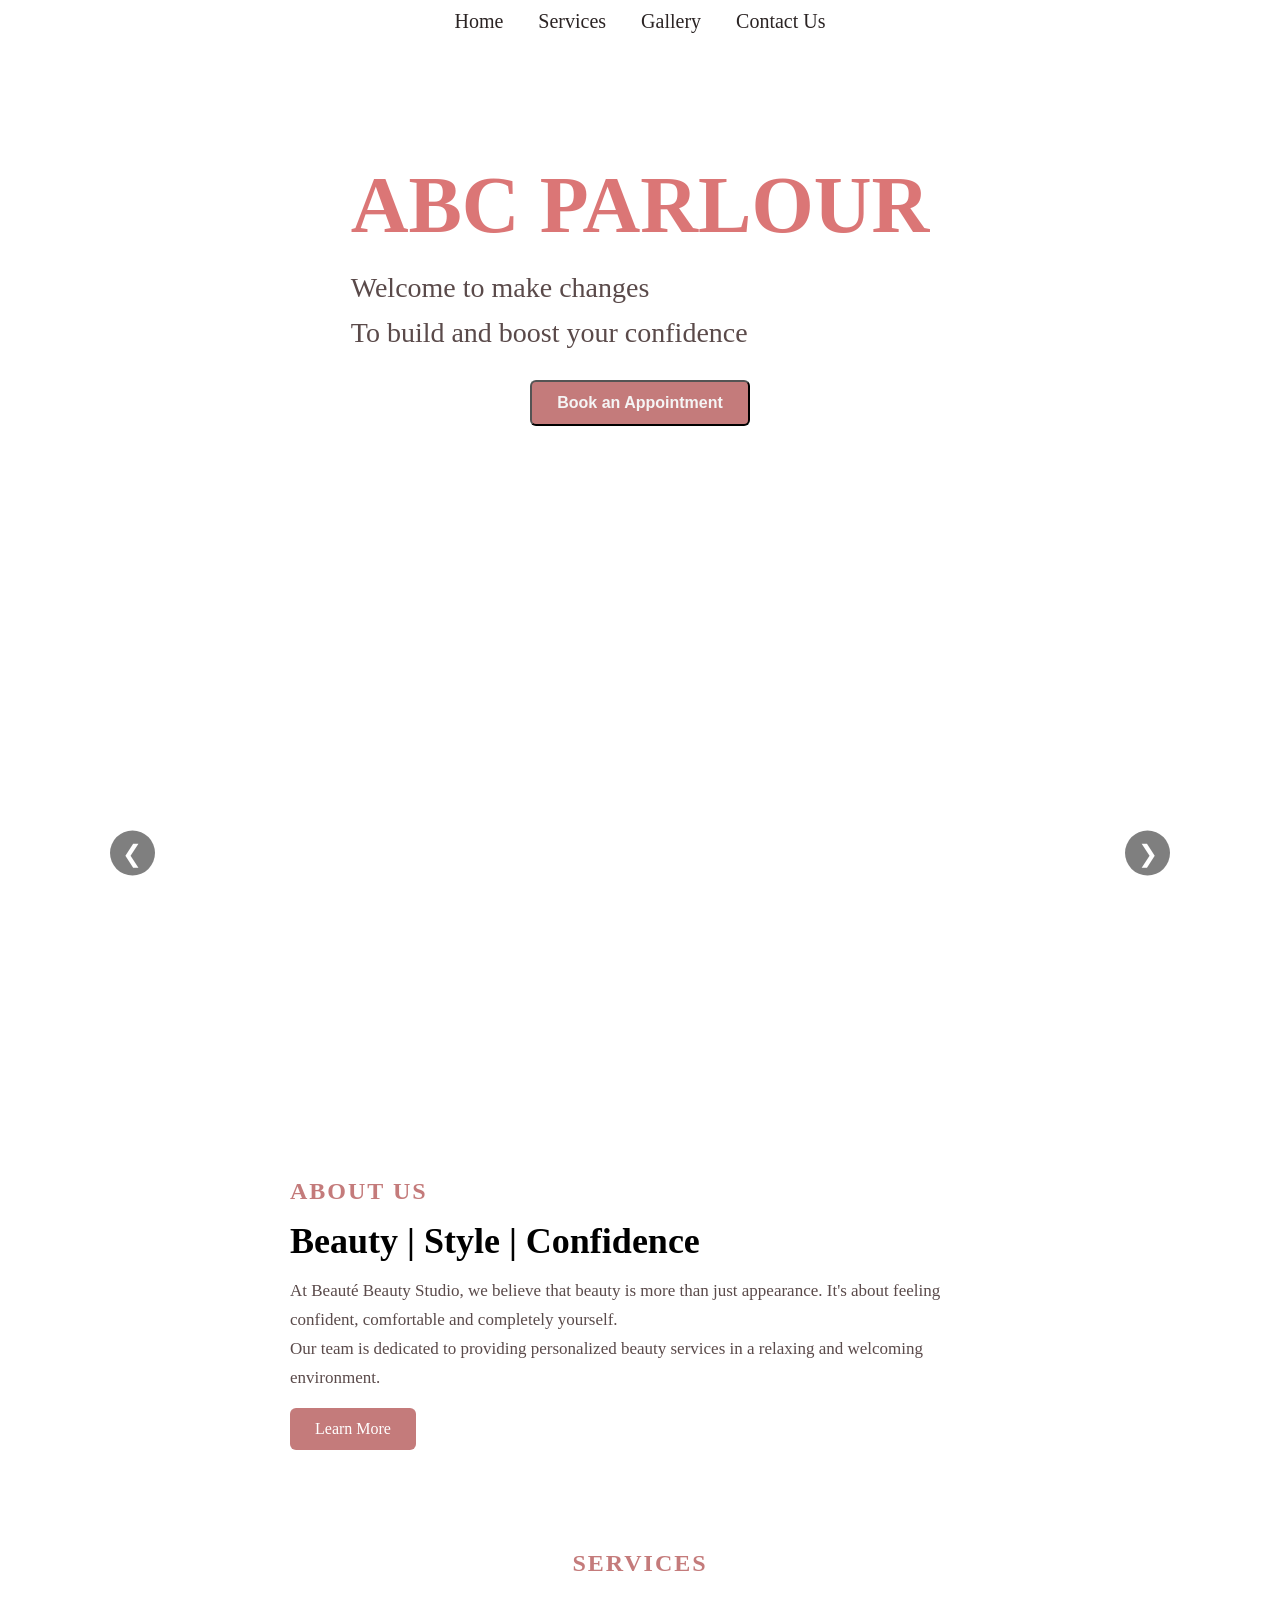
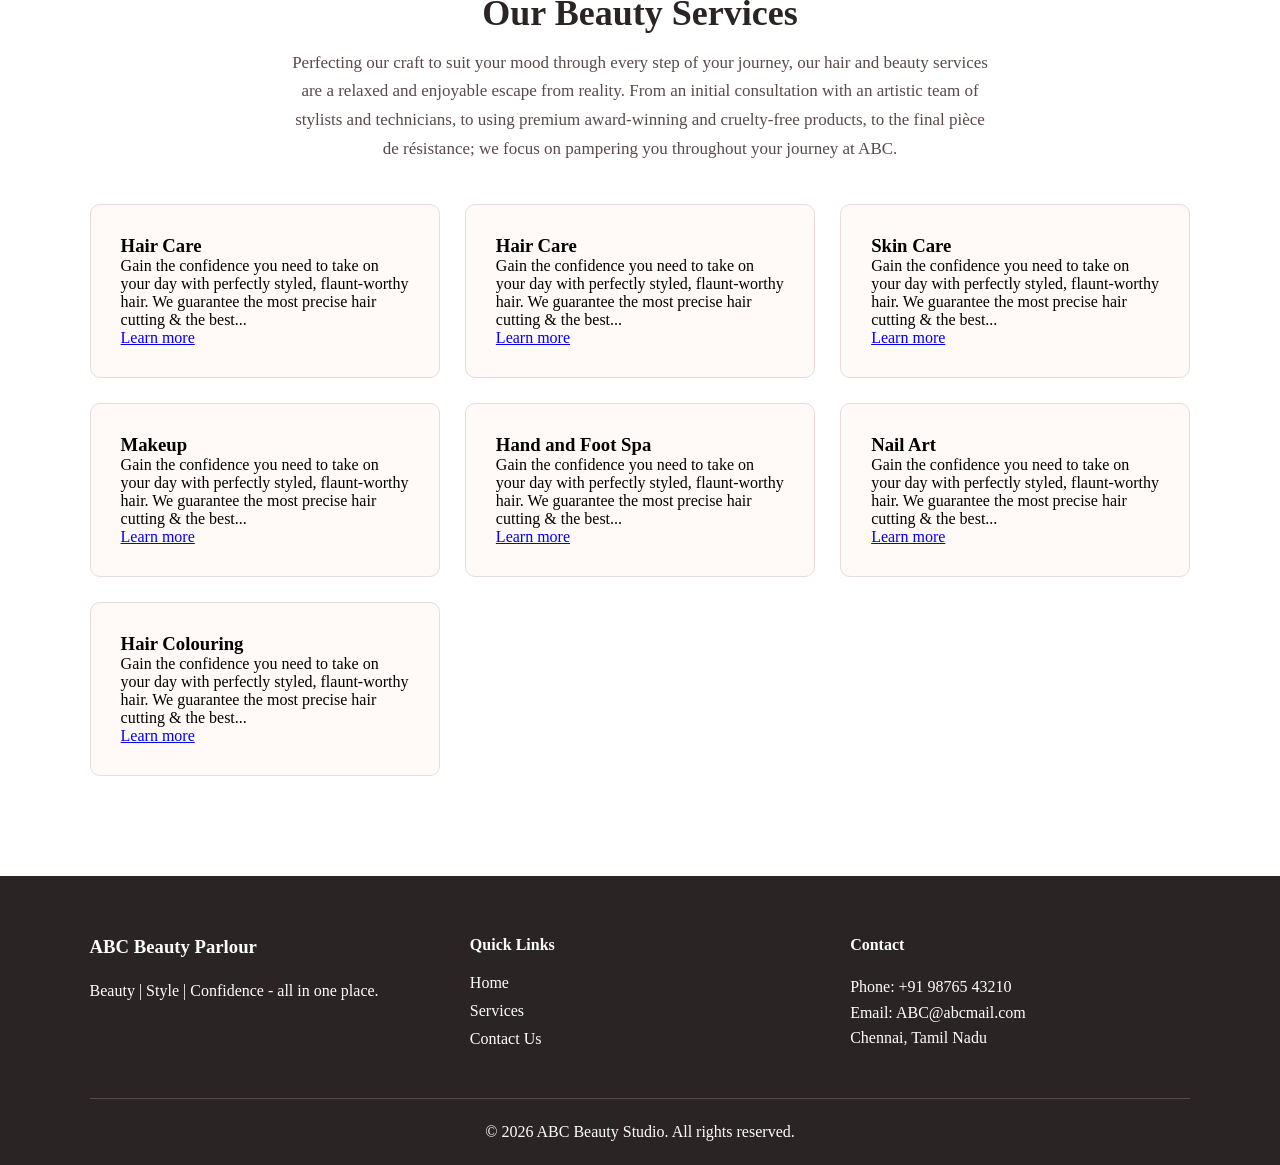
<file: index.html>
<!DOCTYPE html>
<html lang="en">
<head>
  <meta charset="UTF-8">
  <meta name="viewport" content="width=device-width, initial-scale=1.0">
  <title>Parlour</title>
  <link rel="stylesheet" href="/css/nav.css">
  <link rel="stylesheet" href="/css/index.css">
  <link rel="stylesheet" href="/css/foot.css">
  <link rel="stylesheet" href="/css/slider.css">
</head>
<body>
  <!-- nav bar -->
  <nav class="nav-bar">

    <!-- <div class="name-logo">
      <span>abc</span>
    </div> -->
    <ul class="nav-links">
      <li><a href="index.html">Home</a></li>
      <li><a href="services.html">Services</a></li>
      <li><a href="gallery.html">Gallery</a></li>
      <li><a href="contact_us.html">Contact Us</a></li>      
    </ul>
  </nav>

  <!-- hero -->
  <section class="hero">

    <div>
      <h1>ABC PARLOUR</h1>

      <p>Welcome to make changes<br>To build and boost your confidence</p>
    </div>

    <div>
      <button><a href="contact_us.html">Book an Appointment</a></button>
    </div>

  </section>


  <!-- slider -->

  <section class="home-slider">

  <div class="slider-container">

    <div
      class="slider-track"
      id="slider-track"
    >
      
    </div>

    <button
      class="slider-btn prev"
      id="prev-btn"
    >
      &#10094;
    </button>

    <button
      class="slider-btn next"
      id="next-btn"
    >
      &#10095;
    </button>

  </div>

  <div
    class="slider-dots"
    id="slider-dots"
  >
  </div>

</section>

  <!-- about - short -->

  <section class="about-pre">

    <div class="about-content">
      <span class="sec-label">ABOUT US</span>

      <h2>Beauty | Style | Confidence</h2>

      <p>
        At Beauté Beauty Studio, we believe that beauty is more than just appearance. It's about feeling confident, comfortable and completely yourself.
      </p>
      <p>
        Our team is dedicated to providing personalized beauty services in a relaxing and welcoming environment.
      </p>

      <a href="contact_us.html">Learn More</a>
    </div>
  </section>


  <section class="serv-pre">

    <div class="serv-intro">
      <span class="sec-label">SERVICES</span>
      <h2>Our Beauty Services</h2>
      <p>
        Perfecting our craft to suit your mood through every step of your journey, our hair and beauty services are a relaxed and enjoyable escape from reality. From an initial consultation with an artistic team of stylists and technicians, to using premium award-winning and cruelty-free products, to the final pièce de résistance; we focus on pampering you throughout your journey at ABC.
      </p>
    </div>

    <div class="serv-cards">

      <div class="serv-card">
        <h3>Hair Care</h3>
        <p>Gain the confidence you need to take on your day with perfectly styled, flaunt-worthy hair. We guarantee the most precise hair cutting & the best...</p>
        <a href="services.html">Learn more</a>
      </div>

      <div class="serv-card">
        <h3>Hair Care</h3>
        <p>Gain the confidence you need to take on your day with perfectly styled, flaunt-worthy hair. We guarantee the most precise hair cutting & the best...</p>
        <a href="services.html">Learn more</a>
      </div>

      <div class="serv-card">
        <h3>Skin Care</h3>
        <p>Gain the confidence you need to take on your day with perfectly styled, flaunt-worthy hair. We guarantee the most precise hair cutting & the best...</p>
        <a href="services.html">Learn more</a>
      </div>

      <div class="serv-card">
        <h3>Makeup</h3>
        <p>Gain the confidence you need to take on your day with perfectly styled, flaunt-worthy hair. We guarantee the most precise hair cutting & the best...</p>
        <a href="services.html">Learn more</a>
      </div>

      <div class="serv-card">
        <h3>Hand and  Foot Spa</h3>
        <p>Gain the confidence you need to take on your day with perfectly styled, flaunt-worthy hair. We guarantee the most precise hair cutting & the best...</p>
        <a href="services.html">Learn more</a>
      </div>

      <div class="serv-card">
        <h3>Nail Art</h3>
        <p>Gain the confidence you need to take on your day with perfectly styled, flaunt-worthy hair. We guarantee the most precise hair cutting & the best...</p>
        <a href="services.html">Learn more</a>
      </div>

      <div class="serv-card">
        <h3>Hair Colouring</h3>
        <p>Gain the confidence you need to take on your day with perfectly styled, flaunt-worthy hair. We guarantee the most precise hair cutting & the best...</p>
        <a href="services.html">Learn more</a>
      </div>

    </div>

  </section>

  <footer class="foot">

    <div class="foot-container">

    

      <div class="foot-brand">
        <h3>ABC Beauty Parlour</h3>
        <p>Beauty | Style | Confidence - all in one place.</p>
      </div>

      <div class="foot-links">
        <h4>Quick Links</h4>

        <a href="index.html">Home</a>
        <a href="services.html">Services</a>
        <a href="contact_us.html">Contact Us</a>
      </div>

      <div class="foot-contact">
        <h4>Contact</h4>

        <p>Phone: +91 98765 43210</p>
        <p>Email: ABC@abcmail.com</p>
        <p>Chennai, Tamil Nadu</p>
      </div>

    
    </div>

    <div class="foot-bot">
      <p>© 2026 ABC Beauty Studio. All rights reserved.</p>
    </div>

  </footer>

<script src="js/index.js"></script>  
</body>
</html>
</file>
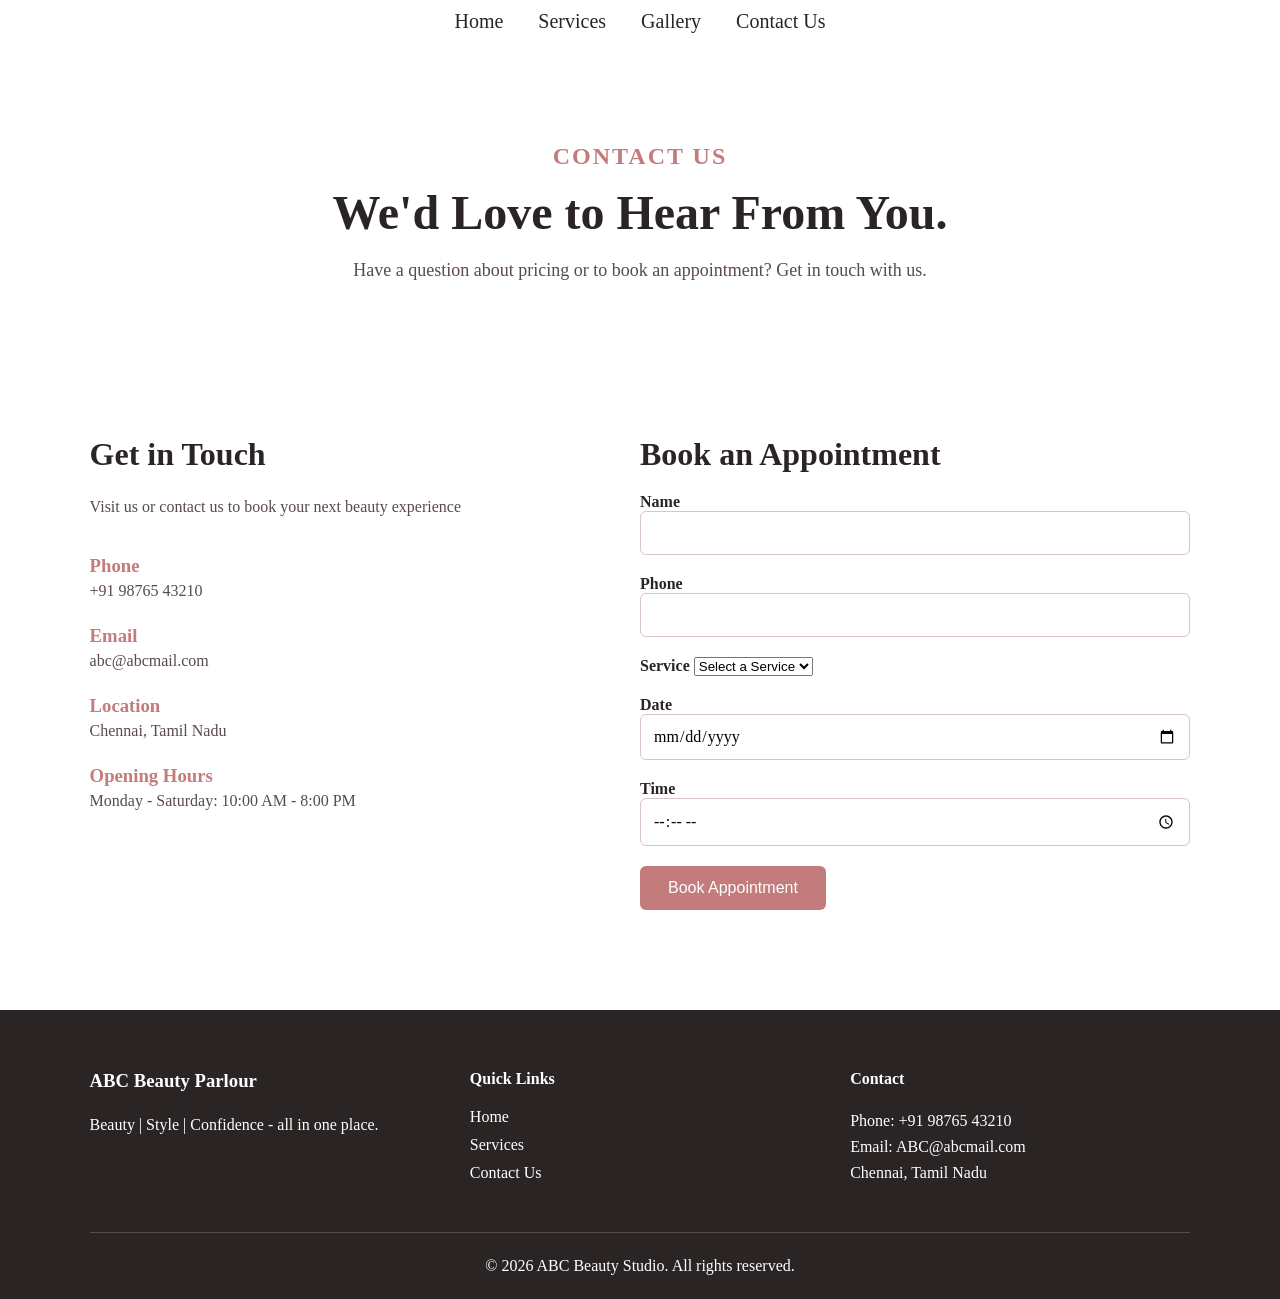
<file: contact_us.html>
<!DOCTYPE html>
<head>
  <meta charset="UTF-8">
  <meta name="viewport" content="width=device-width, initial-scale=1.0">

  <link rel="stylesheet" href="/css/nav.css">
  <link rel="stylesheet" href="/css/foot.css">
  <link rel="stylesheet" href="/css/contact_us.css">
  <title>Contact Us</title>
</head>
<body>

  <!-- nav bar -->
  <nav class="nav-bar">

    <!-- <div class="name-logo">
      <span>abc</span>
    </div> -->
    <ul class="nav-links">
      <li><a href="index.html">Home</a></li>
      <li><a href="services.html">Services</a></li>
      <li><a href="gallery.html">Gallery</a></li>
      <li><a href="contact_us.html">Contact Us</a></li>      
    </ul>
  </nav>
  

  <main>

    <section class="contact-hero">

      <span class="sec-label">CONTACT US</span>
      <h1>We'd Love to Hear From You.</h1>

      <p>
        Have a question about pricing or to book an appointment?
        Get in touch with us.
      </p>

    </section>

    <section class="cont-sec">

      <div class="cont-info">
        <h2>Get in Touch</h2>

        <p>Visit us or contact us to book your next beauty experience</p>
        
        <div class="cont-item">
          <h3>Phone</h3>
          <p>+91 98765 43210</p>
        </div>

        
        <div class="cont-item">
          <h3>Email</h3>
          <p>abc@abcmail.com</p>
        </div>

        
        <div class="cont-item">
          <h3>Location</h3>
          <p>Chennai, Tamil Nadu</p>
        </div>

        
        <div class="cont-item">
          <h3>Opening Hours</h3>
          <p>Monday - Saturday: 10:00 AM - 8:00 PM</p>
        </div>

      </div>


      <div class="cont-form">
        <h2>
          Book an Appointment
        </h2>

        <form id="booking-form">
          
          <label for="booking-name">Name</label>
          <input type="text" id="booking-name" required>


          <label for="booking-phone">Phone</label>
          <input type="tel" id="booking-phone" required>


          <!-- <label for="phone">Phone</label>
          <input type="tel" id="phone"> -->


          <!-- <label for="message">Message</label>
          <textarea id="message"></textarea> -->

          <label for="booking-service">Service</label>
          <select id="booking-service" required>
            <option value="">Select a Service</option>
            <option value="HairCut">HairCut</option>
            <option value="Facial">Facial</option>
            <option value="Hair Styling">Hair Styling</option>
            <option value="Nail Art">Nail Art</option>
            <option value="Bridal Makeup">Bridal Makeup</option>
          </select>
          <p></p>
          <label for="booking-date">Date</label>
          <input type="date" id="booking-date" required>

          <label for="booking-time">Time</label>
          <input type="time" id="booking-time" required>

          
          <button type="submit">Book Appointment</button>

        </form>
        <p id="booking-message"></p>

      </div>

    </section>

  </main>


  <footer class="foot">

    <div class="foot-container">

    

      <div class="foot-brand">
        <h3>ABC Beauty Parlour</h3>
        <p>Beauty | Style | Confidence - all in one place.</p>
      </div>

      <div class="foot-links">
        <h4>Quick Links</h4>

        <a href="index.html">Home</a>
        <a href="services.html">Services</a>
        <a href="contact_us.html">Contact Us</a>
      </div>

      <div class="foot-contact">
        <h4>Contact</h4>

        <p>Phone: +91 98765 43210</p>
        <p>Email: ABC@abcmail.com</p>
        <p>Chennai, Tamil Nadu</p>
      </div>

    
    </div>

    <div class="foot-bot">
      <p>© 2026 ABC Beauty Studio. All rights reserved.</p>
    </div>

  </footer>
  <script src="js/contact_us.js"></script>
</body>
</html>
</file>
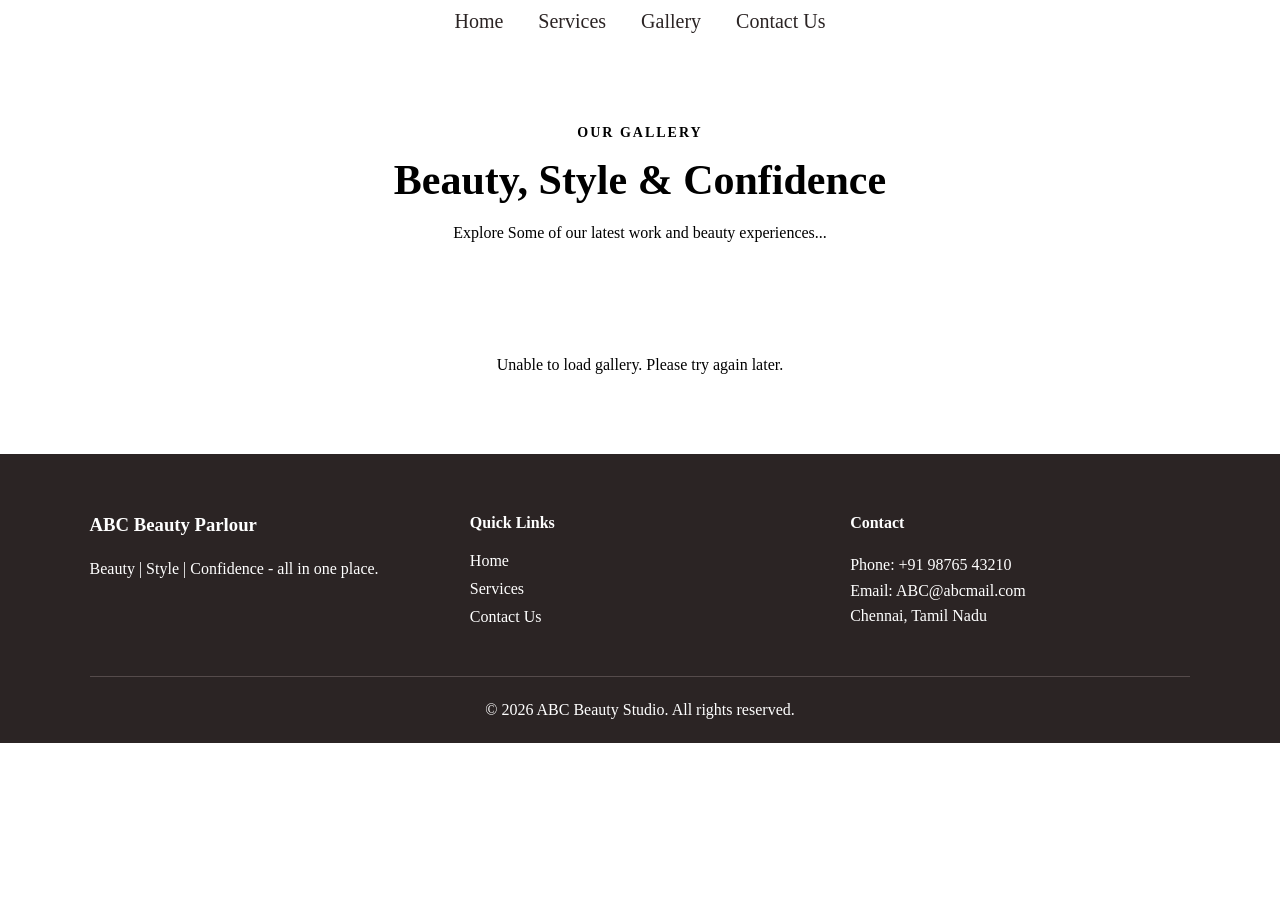
<file: gallery.html>
<!DOCTYPE html>
<head>
  <meta charset="UTF-8">
  <meta name="viewport" content="width=device-width, initial-scale=1.0">

  <link rel="stylesheet" href="/css/nav.css">
  <link rel="stylesheet" href="/css/foot.css">
  <link rel="stylesheet" href="/css/gallery.css">
  <title>Contact Us</title>
</head>
<body>

  <!-- nav bar -->
  <nav class="nav-bar">

    <!-- <div class="name-logo">
      <span>abc</span>
    </div> -->
    <ul class="nav-links">
      <li><a href="index.html">Home</a></li>
      <li><a href="services.html">Services</a></li>
      <li><a href="gallery.html">Gallery</a></li>
      <li><a href="contact_us.html">Contact Us</a></li>      
    </ul>
  </nav>

  <main>

    <!-- gal-hero -->

    <section class="gallery-hero">

      <span class="sec-label">OUR GALLERY</span>

      <h1>Beauty, Style & Confidence</h1>

      <p>
        Explore Some of our latest work and beauty experiences...
      </p>

    </section>


    <!-- Gall -->

    <section class="gallery-section">

      <div class="gallery-grid" id="gallery-grid">
      
      </div>

      <p class="gallery-message" id="gallery-message">
        Loading images
      </p>


    </section>




  </main>
  




  <footer class="foot">

    <div class="foot-container">

    

      <div class="foot-brand">
        <h3>ABC Beauty Parlour</h3>
        <p>Beauty | Style | Confidence - all in one place.</p>
      </div>

      <div class="foot-links">
        <h4>Quick Links</h4>

        <a href="index.html">Home</a>
        <a href="services.html">Services</a>
        <a href="contact_us.html">Contact Us</a>
      </div>

      <div class="foot-contact">
        <h4>Contact</h4>

        <p>Phone: +91 98765 43210</p>
        <p>Email: ABC@abcmail.com</p>
        <p>Chennai, Tamil Nadu</p>
      </div>

    
    </div>

    <div class="foot-bot">
      <p>© 2026 ABC Beauty Studio. All rights reserved.</p>
    </div>

  </footer>

  <script src="js/gallery.js"></script>
</body>
</html>
</file>
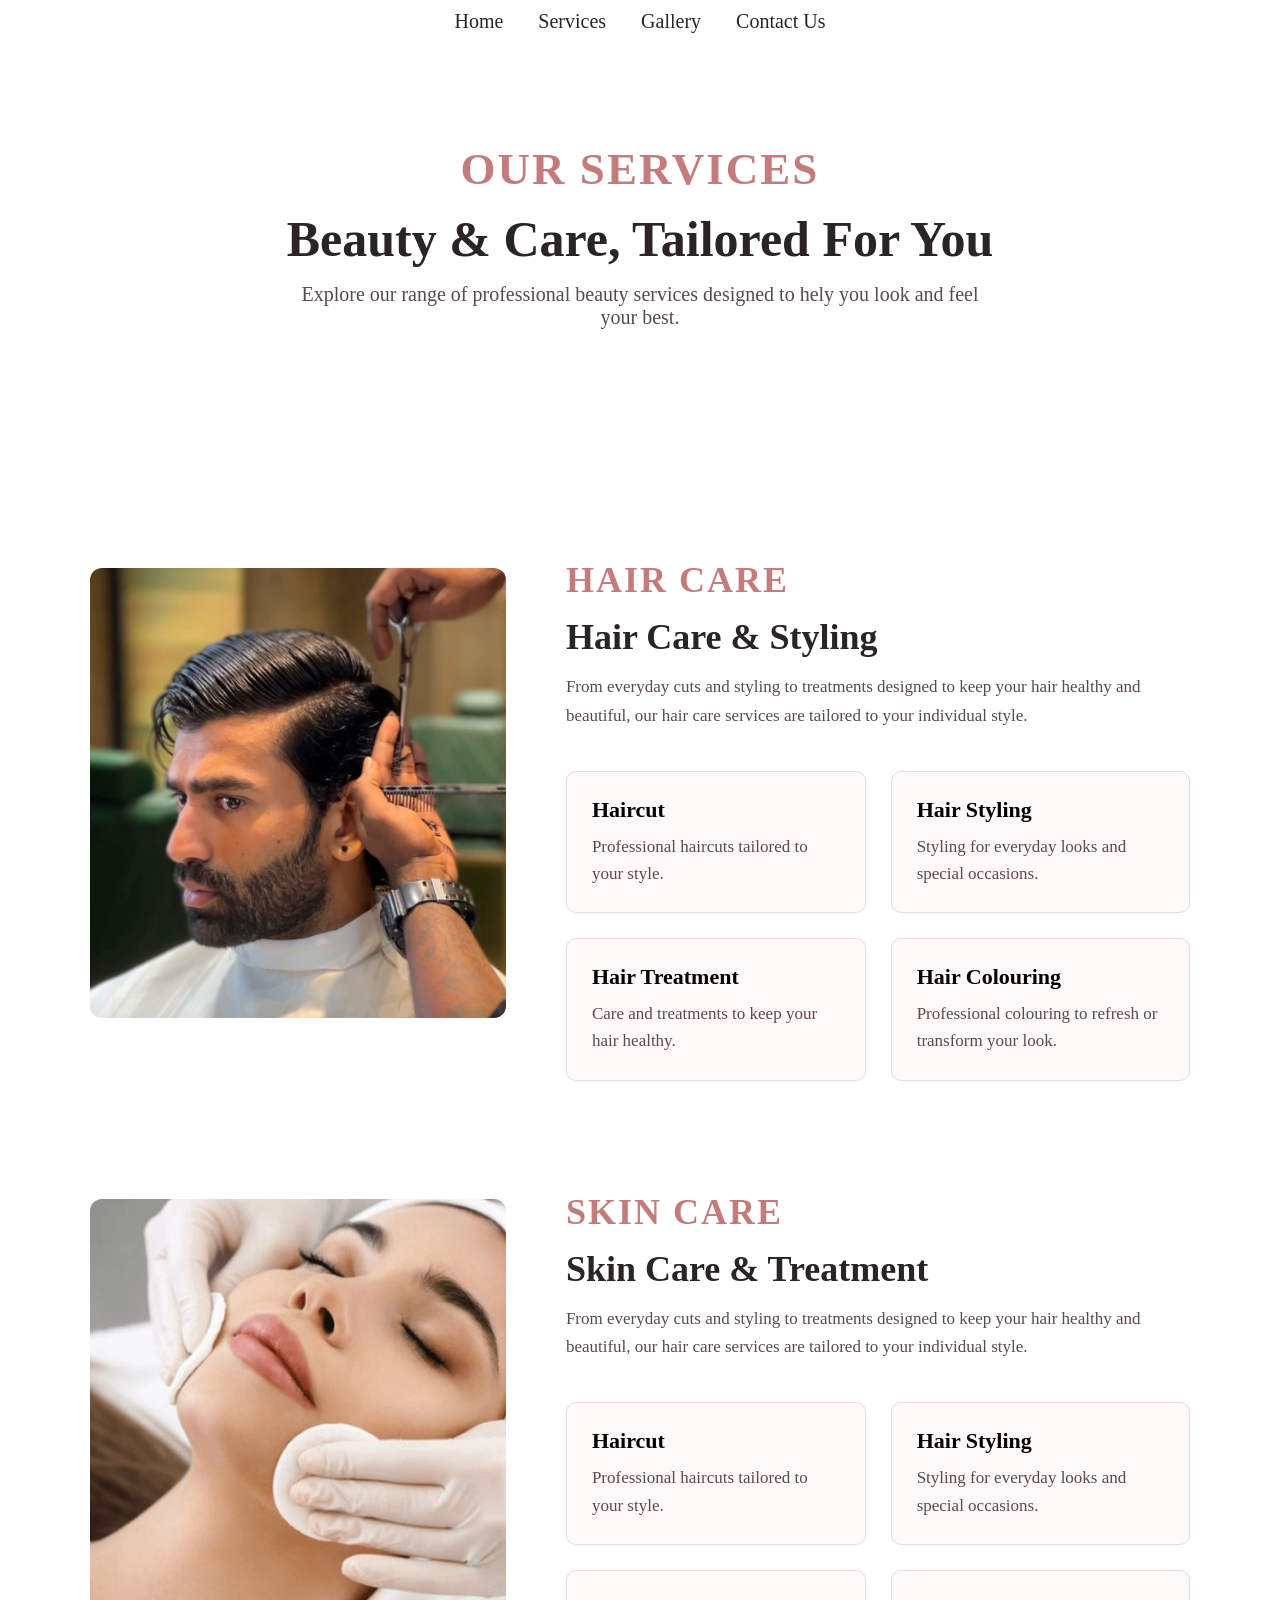
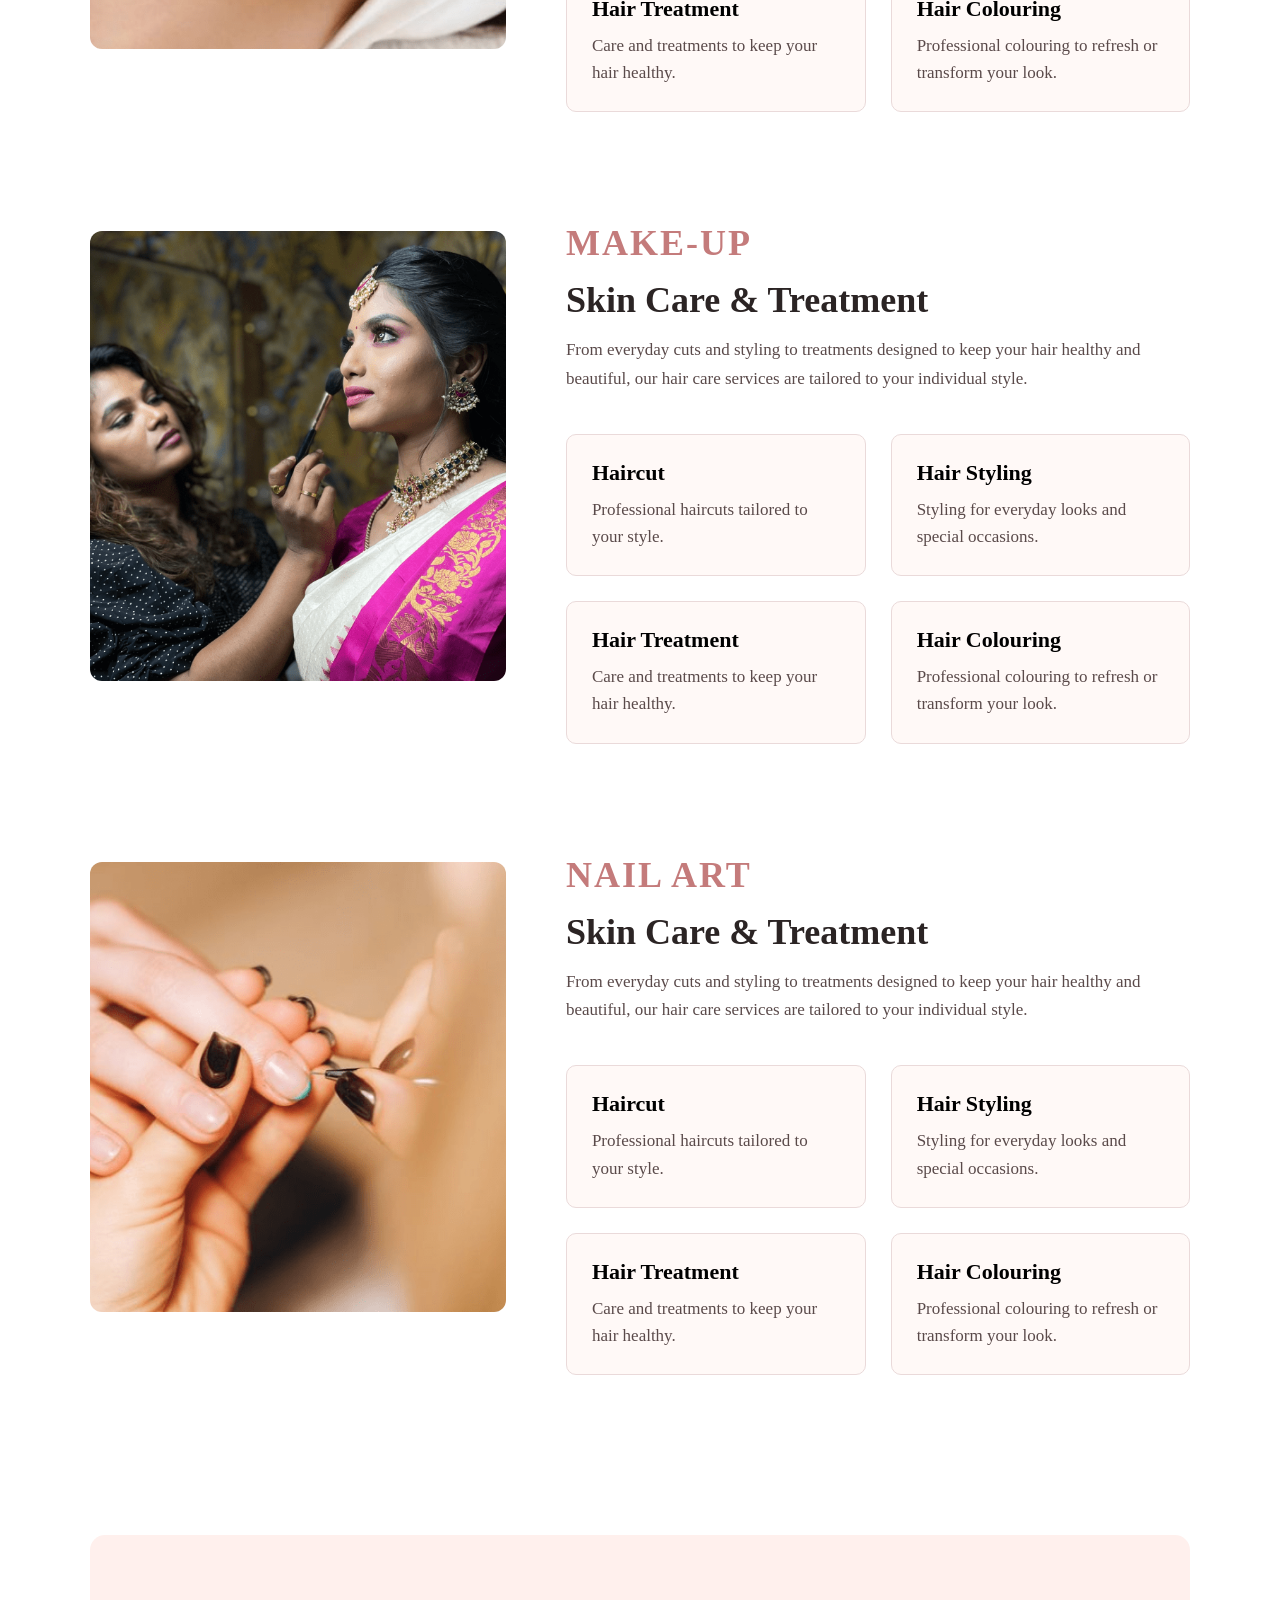
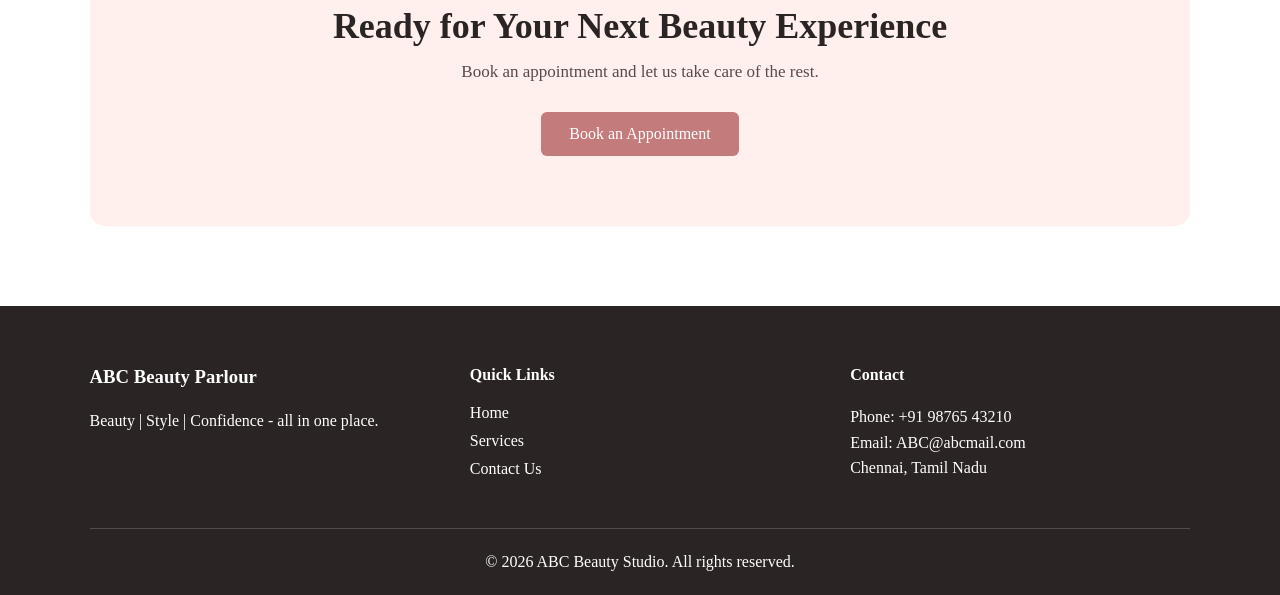
<file: services.html>
<!DOCTYPE html>
<html lang="en">
<head>
  <meta charset="UTF-8">
  <meta name="viewport" content="width=device-width, initial-scale=1.0">

  <link rel="stylesheet" href="/css/nav.css">
  <link rel="stylesheet" href="/css/foot.css">
  <link rel="stylesheet" href="/css/services.css">
  <title>Services</title>
</head>
<body>

  <!-- nav bar -->
  <nav class="nav-bar">

    <!-- <div class="name-logo">
      <span>abc</span>
    </div> -->
    <ul class="nav-links">
      <li><a href="index.html">Home</a></li>
      <li><a href="services.html">Services</a></li>
      <li><a href="gallery.html">Gallery</a></li>
      <li><a href="contact_us.html">Contact Us</a></li>      
    </ul>
  </nav>
  
  <main>
    
    <section class="serv-hero">
      
      <span class="sec-label">OUR SERVICES</span>

      <h1>Beauty & Care, Tailored For You</h1>

      <p>
        Explore our range of professional beauty services
        designed to hely you look and feel your best.
      </p>
    </section>


    <section class="serv-det">

      <div class="serv-image">
        <img src="/img/hair.jpg" alt="Hair care and style">
      </div>

      <div class="serv-cont">

        <span class="sec-label">HAIR CARE</span>

        <h2>Hair Care & Styling</h2>

        <p>
          From everyday cuts and styling
          to treatments designed
          to keep your hair healthy and  beautiful, our hair care         services are tailored to your individual style.
        </p>

        <div class="serv-list">
          
          <div class="serv-item">
            <h3>Haircut</h3>
            <p>Professional haircuts tailored to your style.</p>
          </div>

          <div class="serv-item">
            <h3>Hair Styling</h3>
            <p>Styling for everyday looks and special occasions.</p>
          </div>

          <div class="serv-item">
            <h3>Hair Treatment</h3>
            <p>Care and treatments to keep your hair healthy.</p>
          </div>

          <div class="serv-item">
            <h3>Hair Colouring</h3>
            <p>Professional colouring to refresh or transform your look.</p>
          </div>

        </div>

      </div>


      <div class="serv-image">
        <img src="/img/Skin-care.png" alt="Hair care and style">
      </div>
      <div class="serv-cont">

        <span class="sec-label">SKIN CARE</span>

        <h2>Skin Care & Treatment</h2>

        <p>
          From everyday cuts and styling
          to treatments designed
          to keep your hair healthy and  beautiful, our hair care         services are tailored to your individual style.
        </p>

        <div class="serv-list">
          
          <div class="serv-item">
            <h3>Haircut</h3>
            <p>Professional haircuts tailored to your style.</p>
          </div>

          <div class="serv-item">
            <h3>Hair Styling</h3>
            <p>Styling for everyday looks and special occasions.</p>
          </div>

          <div class="serv-item">
            <h3>Hair Treatment</h3>
            <p>Care and treatments to keep your hair healthy.</p>
          </div>

          <div class="serv-item">
            <h3>Hair Colouring</h3>
            <p>Professional colouring to refresh or transform your look.</p>
          </div>

        </div>

      </div>


      <div class="serv-image">
        <img src="/img/makeup.png" alt="Hair care and style">
      </div>
      <div class="serv-cont">

        <span class="sec-label">MAKE-UP</span>

        <h2>Skin Care & Treatment</h2>

        <p>
          From everyday cuts and styling
          to treatments designed
          to keep your hair healthy and  beautiful, our hair care         services are tailored to your individual style.
        </p>

        <div class="serv-list">
          
          <div class="serv-item">
            <h3>Haircut</h3>
            <p>Professional haircuts tailored to your style.</p>
          </div>

          <div class="serv-item">
            <h3>Hair Styling</h3>
            <p>Styling for everyday looks and special occasions.</p>
          </div>

          <div class="serv-item">
            <h3>Hair Treatment</h3>
            <p>Care and treatments to keep your hair healthy.</p>
          </div>

          <div class="serv-item">
            <h3>Hair Colouring</h3>
            <p>Professional colouring to refresh or transform your look.</p>
          </div>

        </div>

      </div>


      <div class="serv-image">
        <img src="/img/Nail-art.png" alt="Hair care and style">
      </div>
      <div class="serv-cont">

        <span class="sec-label">NAIL ART</span>

        <h2>Skin Care & Treatment</h2>

        <p>
          From everyday cuts and styling
          to treatments designed
          to keep your hair healthy and  beautiful, our hair care         services are tailored to your individual style.
        </p>

        <div class="serv-list">
          
          <div class="serv-item">
            <h3>Haircut</h3>
            <p>Professional haircuts tailored to your style.</p>
          </div>

          <div class="serv-item">
            <h3>Hair Styling</h3>
            <p>Styling for everyday looks and special occasions.</p>
          </div>

          <div class="serv-item">
            <h3>Hair Treatment</h3>
            <p>Care and treatments to keep your hair healthy.</p>
          </div>

          <div class="serv-item">
            <h3>Hair Colouring</h3>
            <p>Professional colouring to refresh or transform your look.</p>
          </div>

        </div>

      </div>

    </section>

    <section class="booking">

      <h2>
        Ready for Your Next Beauty Experience
      </h2>

      <p>
        Book an appointment and let us take care of the rest.
      </p>

      <a href="contact_us.html">Book an Appointment</a>
    </section>




  </main>

  <footer class="foot">

    <div class="foot-container">

    

      <div class="foot-brand">
        <h3>ABC Beauty Parlour</h3>
        <p>Beauty | Style | Confidence - all in one place.</p>
      </div>

      <div class="foot-links">
        <h4>Quick Links</h4>

        <a href="index.html">Home</a>
        <a href="services.html">Services</a>
        <a href="contact_us.html">Contact Us</a>
      </div>

      <div class="foot-contact">
        <h4>Contact</h4>

        <p>Phone: +91 98765 43210</p>
        <p>Email: ABC@abcmail.com</p>
        <p>Chennai, Tamil Nadu</p>
      </div>

    
    </div>

    <div class="foot-bot">
      <p>© 2026 ABC Beauty Studio. All rights reserved.</p>
    </div>

  </footer>
</body>
</html>
</file>
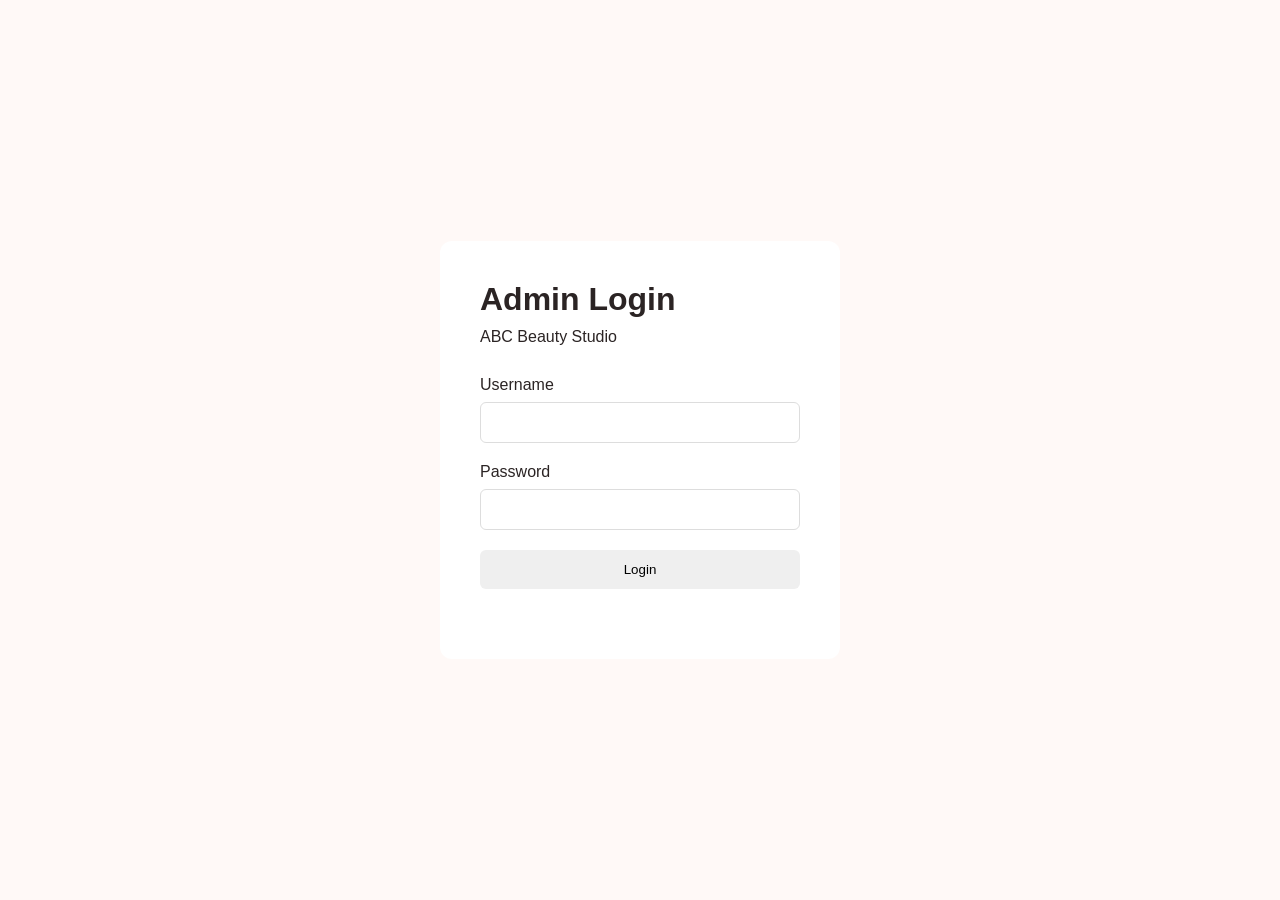
<file: admin/bookings.html>
<!DOCTYPE html>
<html lang="en">

<head>
  <meta charset="UTF-8">
  <meta name="viewport" content="width=device-width, initial-scale=1.0">

  <title>Bookings | ABC Beauty Studio</title>

  <link rel="stylesheet" href="../css/bookings.css">
  <link rel="stylesheet" href="../css/dash.css">
</head>

<body>

  <div class="admin-layout">

    <!-- Sidebar -->

    <aside class="sidebar">

      <h2>ABC Beauty Studio</h2>

      <nav>
        <a href="dashboard.html">Dashboard</a>
        <a href="bookings.html">Bookings</a>
        <a href="gallery.html">Gallery</a>
      </nav>

      <button id="logout-btn">
        Logout
      </button>

    </aside>


    <!-- Main -->

    <main class="admin-main">

      <header class="admin-header">

        <h1>Bookings</h1>

        <p>
          Manage customer appointments
        </p>

      </header>


      <section class="bookings-section">

        <div id="bookings-message">
          Loading bookings...
        </div>


        <div class="table-container">

          <table>

            <thead>

              <tr>
                <th>ID</th>
                <th>Customer</th>
                <th>Phone</th>
                <th>Service</th>
                <th>Date</th>
                <th>Time</th>
                <th>Status</th>
                <th>Actions</th>
              </tr>

            </thead>


            <tbody id="bookings-table-body">

            </tbody>

          </table>

        </div>

      </section>

    </main>

  </div>


  <script src="../js/bookings.js"></script>

</body>

</html>
</file>
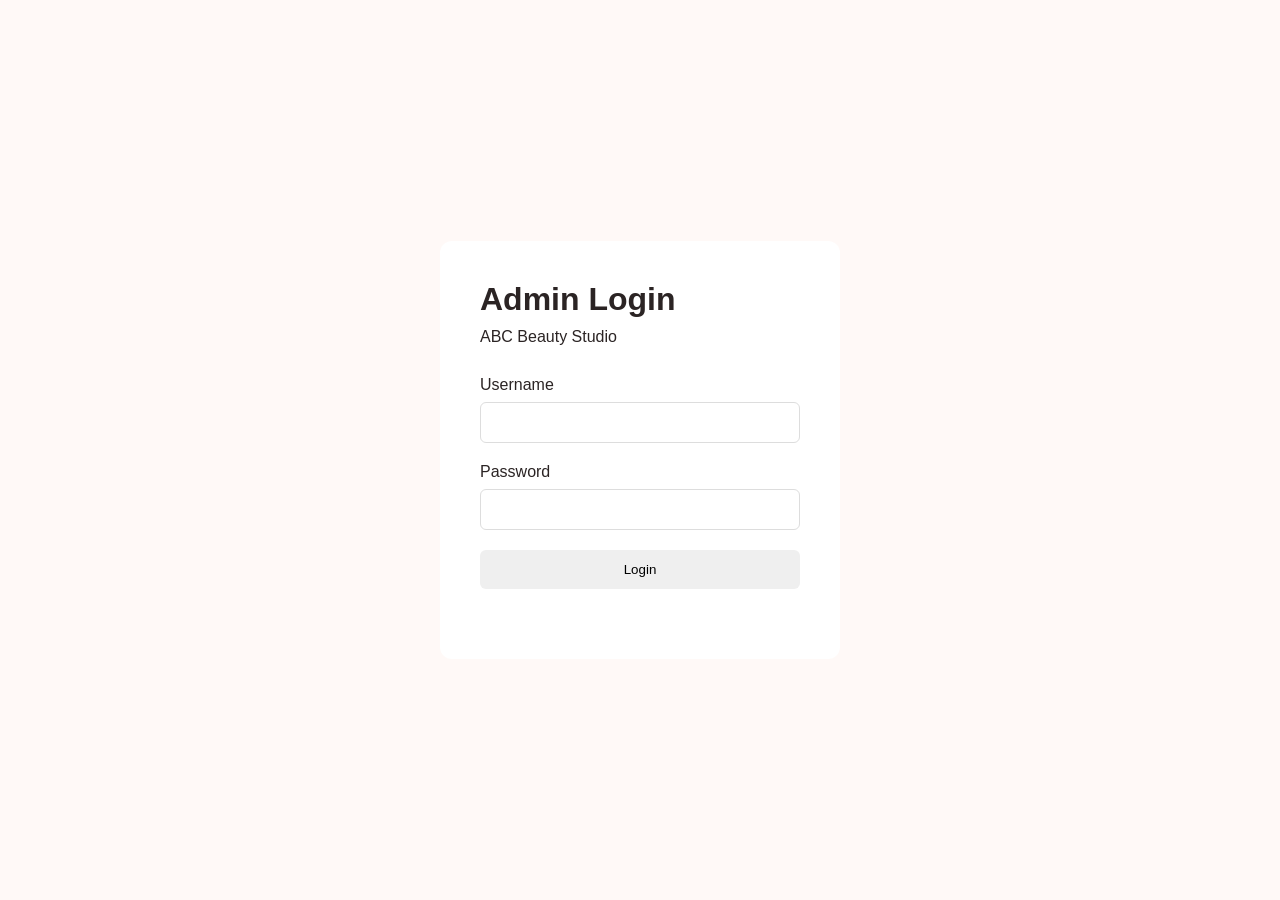
<file: admin/dashboard.html>
<!DOCTYPE html>
<html lang="en">

<head>
  <meta charset="UTF-8">
  <meta name="viewport" content="width=device-width, initial-scale=1.0">

  <title>Admin Dashboard | ABC Beauty Studio</title>

  <link rel="stylesheet" href="../css/dash.css">
</head>

<body>

  <div class="admin-layout">

    <!-- Sidebar -->
    <aside class="sidebar">

      <h2>ABC Beauty Studio</h2>

      <nav>
        <a href="dashboard.html">Dashboard</a>
        <a href="bookings.html">Bookings</a>
        <a href="gallery.html">Gallery</a>
      </nav>

      <button id="logout-btn">
        Logout
      </button>

    </aside>


    <!-- Main Content -->
    <main class="admin-main">

      <header class="admin-header">
        <h1>Dashboard</h1>
        <p>Welcome, Admin</p>
      </header>


      <!-- Statistics -->
      <section class="stats">

        <div class="stat-card">
          <h3>Total Bookings</h3>
          <p id="total-bookings">0</p>
        </div>

        <div class="stat-card">
          <h3>Pending</h3>
          <p id="pending-bookings">0</p>
        </div>

        <div class="stat-card">
          <h3>Confirmed</h3>
          <p id="confirmed-bookings">0</p>
        </div>

        <div class="stat-card">
          <h3>Completed</h3>
          <p id="completed-bookings">0</p>
        </div>

      </section>


      <!-- Recent Bookings -->
      <section class="recent-bookings">

        <h2>Recent Bookings</h2>

        <div id="recent-bookings-container">
          Loading...
        </div>

      </section>

    </main>

  </div>


  <script src="../js/dashboard.js"></script>

</body>

</html>
</file>
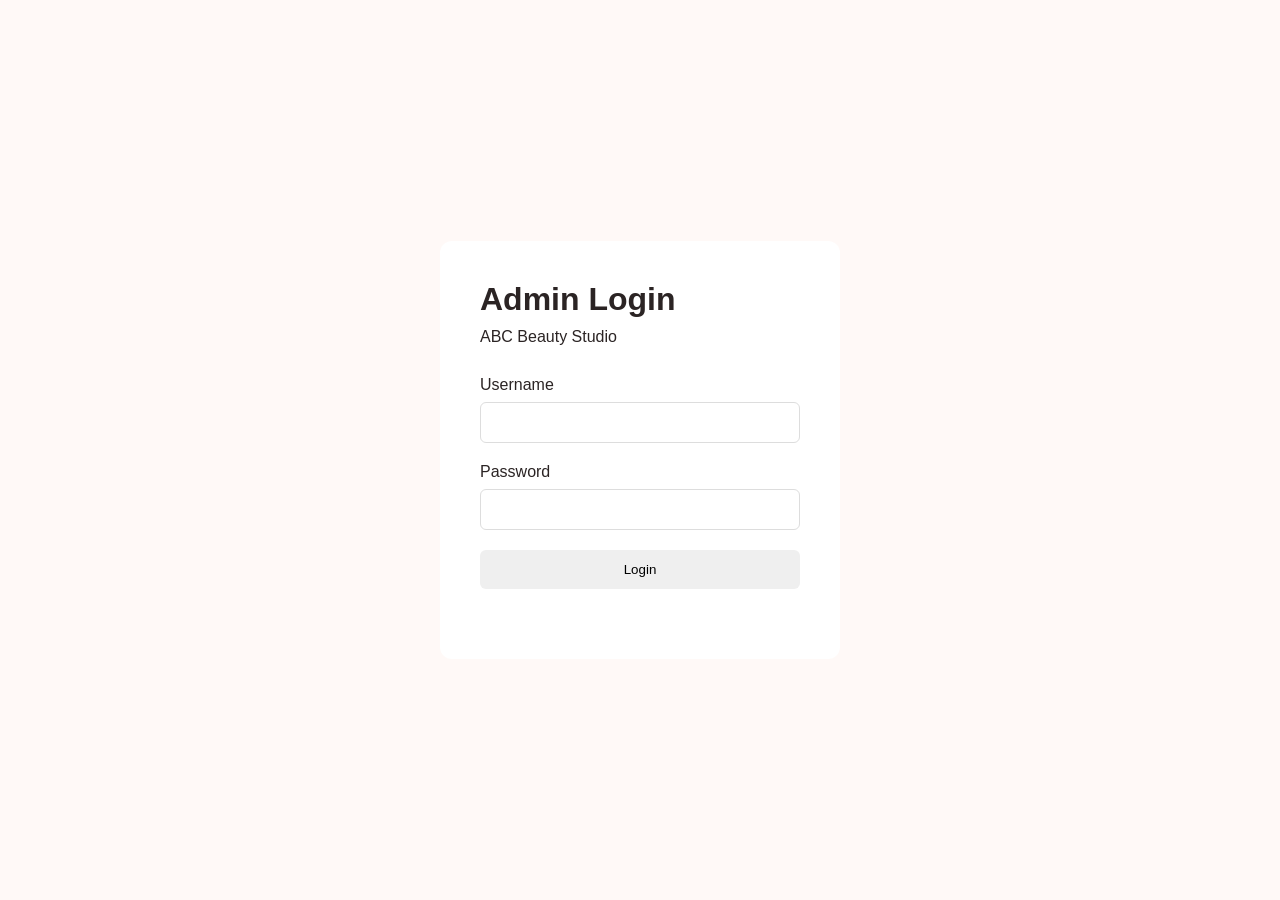
<file: admin/gallery.html>
<!DOCTYPE html>
<html lang="en">

<head>
  <meta charset="UTF-8">
  <meta name="viewport" content="width=device-width, initial-scale=1.0">

  <title>Gallery | ABC Beauty Studio</title>

  <link rel="stylesheet" href="../css/admin.css">
  <link rel="stylesheet" href="../css/dash.css">
  <link rel="stylesheet" href="../css/gallery.css">

</head>

<body>

  <div class="admin-layout">

    <!-- Sidebar -->

    <aside class="sidebar">

      <h2>ABC Beauty Studio</h2>

      <nav>
        <a href="dashboard.html">Dashboard</a>
        <a href="bookings.html">Bookings</a>
        <a href="gallery.html">Gallery</a>
      </nav>

      <button id="logout-btn">
        Logout
      </button>

    </aside>


    <!-- Main -->

    <main class="admin-main">

      <header class="admin-header">

        <h1>Gallery</h1>

        <p>
          Manage your parlour photos
        </p>

      </header>


      <!-- Upload -->

      <section class="gallery-upload">

        <h2>Upload New Image</h2>

        <form id="gallery-upload-form">

          <label for="gallery-title">
            Title
          </label>

          <input
            type="text"
            id="gallery-title"
            placeholder="Example: Nail Art"
            required
          >


          <label for="gallery-image">
            Image
          </label>

          <input
            type="file"
            id="gallery-image"
            accept="image/jpeg,image/png,image/webp"
            required
          >


          <button type="submit">
            Upload Image
          </button>

        </form>

        <p id="gallery-message"></p>

      </section>


      <!-- Gallery -->

      <section class="admin-gallery">

        <h2>Existing Images</h2>

        <div
          class="admin-gallery-grid"
          id="admin-gallery-grid"
        >
          Loading...
        </div>

      </section>

    </main>

  </div>


  <script src="../js/gal_admin.js"></script>

</body>

</html>
</file>
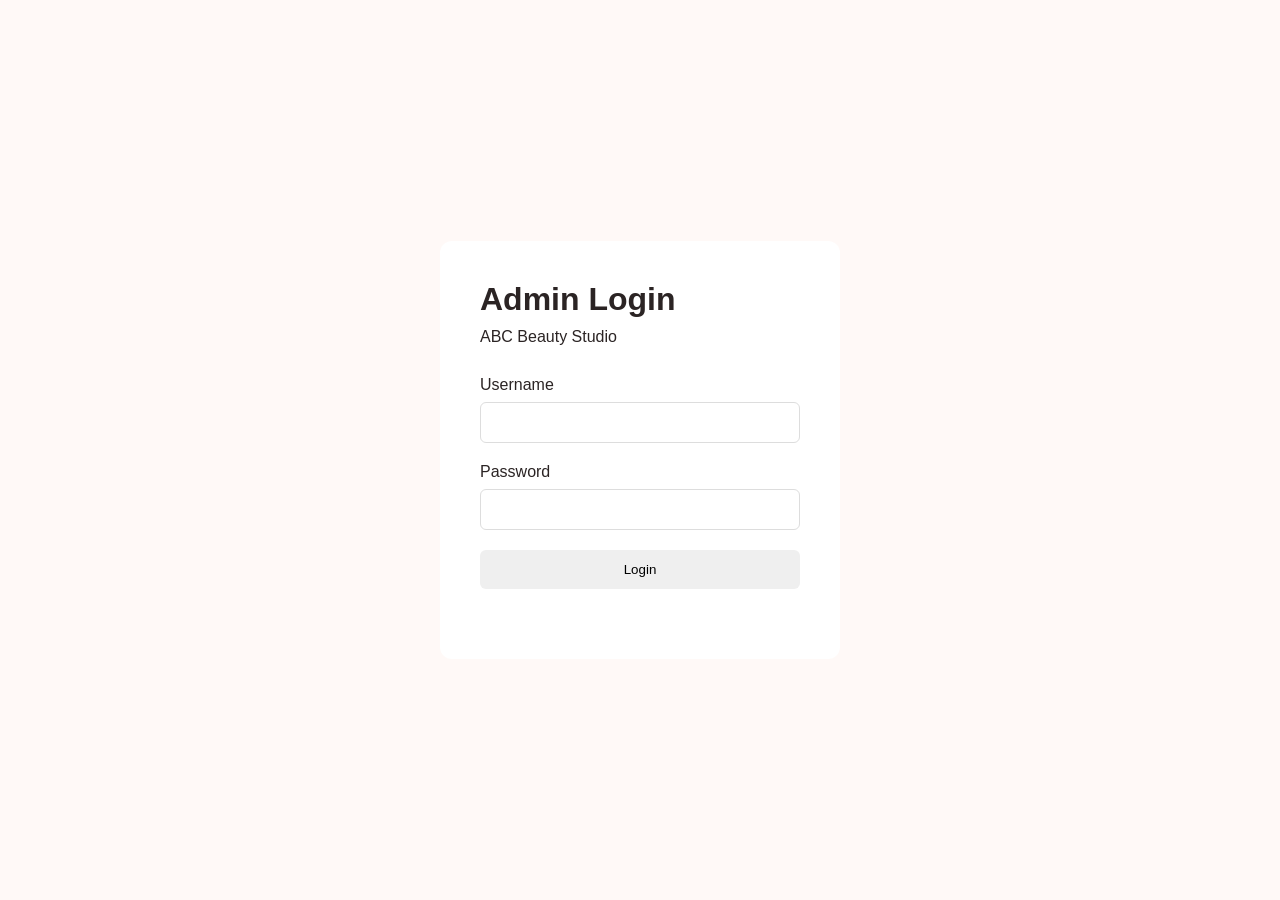
<file: admin/login.html>
<!DOCTYPE html>
<html lang="en">
<head>
  <meta charset="UTF-8">
  <meta name="viewport" content="width=device-width, initial-scale=1.0">
  <title>Login</title>
  <link rel="stylesheet" href="/css/admin.css">
</head>
<body>

  <main>

    <div class="admin-login">

      <div class="login-card">

        <h1>Admin Login</h1>

        <p>ABC Beauty Studio</p>

        <form id="login-form">

          <label for="username">
            Username
          </label>
          <input type="text" id="username" required>

          <label for="password">Password</label>
          <input type="password" id="password" required>

          <button type="submit">Login</button>
        
        </form>

        <p id="login-message"></p>

      </div>

    </div>

  </main>
  
  <script src="../js/admin_login.js"></script>  
</body>
</html>
</file>
<file: css/nav.css>
* {
    margin: 0;
    padding: 0;
    box-sizing: border-box;
}

.nav-bar{
width: 100%;
padding: 10px 7%;
}

/* .name-logo {
  display: flex;
  flex-direction: column;
  font-size: 20px;
}

.name-logo span {
    font-size: 24px;
    font-weight: bold;
    letter-spacing: 3px;
} */


.nav-links{
  font-size: 20px;
  display: flex;
  justify-content: center;
  gap: 35px;
  list-style: none;
  margin: 0;
  padding: 0;
  
}

.nav-links a {
  /* font-size: 16px; */
  color: #2b2424;
  text-decoration: none;
  font-weight: 500;
  /* transition: color 0.3s ease; */
  transition: color 0.3s ease, transform 0.3s ease;
  display: inline-block;
  
  
}

.nav-links a:hover {
  color: #c47b7b;
  transform: scale(1.1);
}
</file>
<file: css/index.css>
.hero {
  height: 500px;
  display: flex;
  flex-direction: column;

  justify-content: center;
  align-items: center;
  text-align: justify;
}

.hero h1 {
  font-size: 80px;
  font-weight: 700;
  color: #cb3838b0;
  margin-bottom: 15px;

}

.hero p {
  font-size: 28px;
  line-height: 1.6;
  color: #5a4a4a;
  margin-bottom: 25px;

}

.hero button {
  padding: 12px 25px;
  font-size: 16px;
  background-color: #c47b7b;
  color: white;
  border-radius: 6px;
  cursor: pointer;
  transition: transform 0.3s ease, background-color 0.3s ease;
}

.hero button a {
  text-decoration: none;
  color: whitesmoke;
  font-weight: 700;
}

.hero button:hover{
  transform: scale(1.05);
  background-color: #a85f5f;
}

.about-prev {
  padding: 100px 7%;
}
.about-content {
  max-width: 700px;
  margin: 0 auto;
}

.sec-label {
    font-size: 24px;
    font-weight: 600;
    letter-spacing: 2px;
    color: #c47b7b;
}

.about-content h2 {
    font-size: 36px;
    margin: 15px 0;
}

.about-content p {
    font-size: 17px;
    line-height: 1.7;
    color: #5a4a4a;
}

.about-content a {
    display: inline-block;
    padding: 12px 25px;
    background-color: #c47b7b;
    color: white;
    text-decoration: none;
    border-radius: 6px;
    margin-top: 15px;
}


.serv-pre{
  padding: 100px 7%;
}

.serv-intro{
  max-width: 700px;
  margin-bottom: 4px;
  margin: 0 auto 40px;
  text-align: center;
 
}

.serv-intro h2 {
  font-size: 36px;
  margin: 15px 0;
  color: #2b2424;

}
.serv-intro p {
  font-size: 17px;
  line-height: 1.7;
  color: #5a4a4a;
  max-width: 800px;
}


.serv-cards {
  display: grid;
  grid-template-columns: repeat(3, 1fr);
  gap: 25px;
}



.serv-pre > div:first-child {
  max-width: 700px;
  margin-bottom: 40px;
}

.serv-card {
  padding: 30px;
  background-color: #fff9f7;
  border: 1px solid #eadada;
  border-radius: 10px;
  transition: transform 0.3s ease, box-shadow 0.3s ease;
}



.serv-card:hover {
  transform: translateY(-5px);
  box-shadow: 0 8px 20px rgba(0, 0, 0, 0.08);
}


@media (max-width: 760px) {
  .serv-cards {
    grid-template-columns: 1fr;
  }
}




/* 

*/
</file>
<file: css/foot.css>
.foot {
    background-color: #2b2424;
    color: white;
    padding: 60px 7% 20px;
}

.foot-container {
    display: grid;
    grid-template-columns: repeat(3, 1fr);
    gap: 40px;
}

.foot h3,
.foot h4 {
    margin-bottom: 20px;
}

.foot p {
    line-height: 1.6;
}

.foot-links a {
    display: block;
    color: white;
    text-decoration: none;
    margin-bottom: 10px;
    transition: color 0.3s ease;
}

.foot-links a:hover {
    color: #c47b7b;
}

.foot-bot {
    margin-top: 40px;
    padding-top: 20px;
    border-top: 1px solid #554b4b;
    text-align: center;
}
</file>
<file: css/slider.css>
.home-slider {
  width: 100%;
  padding: 60px 7%;
}

.slider-container {
  position: relative;
  width: 100%;
  max-width: 1200px;
  height: 500px;
  margin: auto;
  overflow: hidden;
  border-radius: 15px;
}

.slider-track {
  display: flex;
  height: 100%;
  transition: transform 0.5s ease;
}

.slider-slide {
  min-width: 100%;
  height: 100%;
}

.slider-slide img {
  width: 100%;
  height: 100%;
  object-fit: cover;
  display: block;
}


/* Previous / Next buttons */

.slider-btn {
  position: absolute;

  top: 50%;
  transform: translateY(-50%);

  width: 45px;
  height: 45px;

  border: none;
  border-radius: 50%;

  cursor: pointer;

  background: rgba(0, 0, 0, 0.5);
  color: white;

  font-size: 24px;

  z-index: 10;
}

.slider-btn:hover {
  background: rgba(0, 0, 0, 0.8);
}

.prev {
  left: 20px;
}

.next {
  right: 20px;
}


/* Dots */

.slider-dots {
  display: flex;
  justify-content: center;

  gap: 8px;

  margin-top: 15px;
}

.slider-dot {
  width: 10px;
  height: 10px;

  border: none;
  border-radius: 50%;

  background: #ccc;

  cursor: pointer;
}

.slider-dot.active {
  background: #2b2424;
}
</file>
<file: css/contact_us.css>
.contact-hero {
  padding: 100px 7%;
  text-align: center;
}



.contact-hero .sec-label {
  color: #c47b7b;
  font-size: 24px;
  font-weight: 600;
  letter-spacing: 2px;
}

.contact-hero h1 {
  font-size: 48px;
  color: #2b2424;
  margin: 15px 0;
}

.contact-hero p {
  font-size: 18px;
  color: #5a4a4a;
  max-width: 700px;
  margin: 0 auto;
  line-height: 1.7;
}


.cont-sec {
  padding: 50px 7% 100px;
  display: grid;
  grid-template-columns: 1fr 1fr;
}


.cont-info h2,
.cont-form h2 {
  font-size: 32px;
  color: #2b2424;
  margin-bottom: 20px;
}

.cont-info > p {
  color:#5a4a4a;
  line-height: 1.7;
  margin-bottom: 35px;
}

.cont-item {
  margin-bottom: 25px;
}

.cont-info h3 {
  color: #c47b7b;
  margin-bottom: 5px;
}
.cont-item p{
  color: #5a4a4a;
}

.cont-form {
  display: flex;
  flex-direction: column;
}

.cont-form label {
  margin-bottom: 7px;
  color: #2b2424;
  font-weight: 600;
}

.cont-form input {
    padding: 12px;
    margin-bottom: 20px;
    border: 1px solid #d8c5c5;
    border-radius: 6px;
    font-size: 16px;
    font-family: inherit;
    width: 100%;
}
.cont-form select {
    min-height: 14px;
    /* resize: vertical; */
    margin-bottom: 20px;
}

/* .cont-form option {
  margin-left: 10px;
  justify-content: center;
} */

.cont-form button {
    width: fit-content;
    padding: 13px 28px;
    border: none;
    border-radius: 6px;
    background-color: #c47b7b;
    color: white;
    font-size: 16px;
    cursor: pointer;
    transition: transform 0.3s ease, background-color 0.3s ease;
}

.cont-form button:hover {
    background-color: #a85f5f;
    transform: scale(1.05);
}
</file>
<file: css/gallery.css>
.gallery-hero {
  text-align: center;
  padding: 80px 7% 50px;
}

.gallery-hero .sec-label {
  font-size: 14px;
  letter-spacing: 2px;
  font-weight: bold;
}

.gallery-hero h1 {
  margin: 15px 0;
  font-size: 42px;
}

.gallery-hero p {
  max-width: 600px;
  margin: 0 auto;
  line-height: 1.7;
}


.gallery-section {
  padding: 30px 7% 80px;
}


.gallery-grid {
  display: grid;
  grid-template-columns: repeat(3, 1fr);
  gap: 25px;
}


.gallery-item {
  overflow: hidden;
  border-radius: 12px;
  aspect-ratio: 1 / 1;
}


.gallery-item img {
  width: 100%;
  height: 100%;
  object-fit: cover;
  display: block;
  transition: transform 0.3s ease;
}


.gallery-item:hover img {
  transform: scale(1.05);
}


.gallery-message {
  text-align: center;
  margin-top: 30px;
}


@media (max-width: 768px) {

  .gallery-hero h1 {
    font-size: 32px;
  }

  .gallery-grid {
    grid-template-columns: repeat(2, 1fr);
    gap: 15px;
  }

}


@media (max-width: 480px) {

  .gallery-grid {
    grid-template-columns: 1fr;
  }

}
</file>
<file: css/services.css>
.serv-hero {
  padding: 100px 7%;
  text-align: center;
}

.serv-hero .sec-label {
  color: #c47b7b;
  font-size: 45px;
  font-weight: 600;
  letter-spacing: 2px;
}

.serv-hero h1 {
  font-size: 50px;
  color: #2b2424;
  margin: 15px 0;
}

.serv-hero p {
  max-width: 700px;
  margin: 0 auto;
  font-size: 20px;
  color: #5a4a4a;
}

.serv-det {
  padding: 80px 7%;
}

.serv-cont {
  max-width: 800px;
  margin-top: 50px;
}

.serv-cont .sec-label {
  color: #c47b7b;
  font-size: 36px;
  font-weight: 600;
  letter-spacing: 2px;
}

.serv-cont h2 {
  font-size: 36px;
  margin: 15px 0;
  color: #2b2424;
}

.serv-cont p {
  font-size: 17px;
  line-height: 1.7;
  color: #5a4a4a;
}

.serv-list {
  display: grid;
  grid-template-columns: repeat(2, 1fr);
  gap: 25px;
  margin-top: 40px;
}



.serv-item {
  padding: 25px;
  border: 1px solid #eadada;
  border-radius: 10px;
  background-color: #fff9f7;
  transition: transform 0.3s ease, box-shadow 0.3s ease;
}

.serv-item h3 {
  font-size: 22px;
  margin-bottom: 10px;
}
.serv-item p {
  color: #5a4a4a;
  line-height: 1.6;
}

.serv-item:hover {
  transform: translateY(-5px);
  box-shadow: 0 8px 20px rgba(0, 0, 0, 0.08);
}

.booking {
    margin: 80px 7%;
    padding: 70px 30px;
    text-align: center;
    background-color: #fff0ed;
    border-radius: 15px;
}

.booking h2 {
    font-size: 36px;
    color: #2b2424;
    margin-bottom: 15px;
}

.booking p {
    font-size: 17px;
    color: #5a4a4a;
    margin-bottom: 30px;
}

.booking a {
    display: inline-block;
    padding: 13px 28px;
    background-color: #c47b7b;
    color: white;
    text-decoration: none;
    border-radius: 6px;
    transition: transform 0.3s ease, background-color 0.3s ease;
}

.booking a:hover {
    background-color: #a85f5f;
    transform: scale(1.05);
}


.serv-det {
    padding: 80px 7%;
    display: grid;
    grid-template-columns: 0.8fr 1.2fr;
    gap: 60px;
    align-items: center;
}

.serv-image img {
    width: 100%;
    height: 450px;
    object-fit: cover;
    border-radius: 12px;
}
</file>
<file: css/bookings.css>
.bookings-section {
  background-color: white;

  padding: 25px;

  border-radius: 12px;

  border: 1px solid #eee;
}


.table-container {
  width: 100%;

  overflow-x: auto;

  margin-top: 20px;
}


table {
  width: 100%;

  border-collapse: collapse;

  min-width: 900px;
}


thead {
  background-color: #fff9f7;
}


th,
td {
  padding: 15px;

  text-align: left;

  border-bottom: 1px solid #eee;

  white-space: nowrap;
}


th {
  font-size: 14px;
}


td {
  font-size: 14px;
}


.booking-status {
  padding: 5px 10px;

  border-radius: 20px;

  font-size: 12px;

  font-weight: bold;
}


.booking-actions {
  display: flex;

  gap: 8px;
}


.booking-actions button {
  padding: 7px 10px;

  border: none;

  border-radius: 5px;

  cursor: pointer;

  font-size: 12px;
}


.confirm-btn {
  background-color: #dff5e3;
}


.cancel-btn {
  background-color: #fde0e0;
}


.edit-btn {
  background-color: #eee;
}

.complete-btn {
  background-color: #e4e0f7;
}
</file>
<file: css/dash.css>
.admin-layout {
  min-height: 100vh;
  display: flex;
}


/* Sidebar */

.sidebar {
  width: 240px;
  min-height: 100vh;

  padding: 30px 20px;

  background-color: #2b2424;
  color: white;

  display: flex;
  flex-direction: column;
}

.sidebar h2 {
  margin-bottom: 40px;
  font-size: 20px;
}

.sidebar nav {
  display: flex;
  flex-direction: column;
  gap: 10px;
}

.sidebar nav a {
  color: white;
  text-decoration: none;

  padding: 12px;

  border-radius: 6px;
}

.sidebar nav a:hover {
  background-color: #453b3b;
}

#logout-btn {
  margin-top: auto;

  padding: 12px;

  border: none;
  border-radius: 6px;

  cursor: pointer;
}


/* Main */

.admin-main {
  flex: 1;
  padding: 40px;
}

.admin-header {
  margin-bottom: 35px;
}

.admin-header h1 {
  margin-bottom: 8px;
}


/* Statistics */

.stats {
  display: grid;

  grid-template-columns:
    repeat(4, 1fr);

  gap: 20px;

  margin-bottom: 40px;
}

.stat-card {
  padding: 25px;

  background-color: white;

  border-radius: 10px;
}

.stat-card h3 {
  font-size: 15px;
  margin-bottom: 15px;
}

.stat-card p {
  font-size: 32px;
  font-weight: bold;
}


/* Recent bookings */

.recent-bookings {
  background-color: white;

  padding: 25px;

  border-radius: 10px;
}

.recent-bookings h2 {
  margin-bottom: 20px;
}


/* Mobile */

@media (max-width: 800px) {

  .admin-layout {
    flex-direction: column;
  }

  .sidebar {
    width: 100%;
    min-height: auto;
  }

  .sidebar nav {
    flex-direction: row;
  }

  .stats {
    grid-template-columns:
      repeat(2, 1fr);
  }

}


@media (max-width: 500px) {

  .stats {
    grid-template-columns: 1fr;
  }

  .admin-main {
    padding: 20px;
  }

}



.stat-card {
  padding: 25px;

  background-color: #ffffff;

  border: 1px solid #eee;

  border-radius: 12px;

  box-shadow: 0 4px 15px rgba(0, 0, 0, 0.05);
}

.stat-card h3 {
  color: #555;
  font-size: 15px;
  margin-bottom: 15px;
}

.stat-card p {
  font-size: 32px;
  font-weight: bold;
  margin: 0;
}


/* Recent booking list */

#recent-bookings-container {
  display: flex;
  flex-direction: column;
  gap: 12px;
}


.recent-booking {
  display: grid;

  grid-template-columns:
    1.5fr 1fr 1fr 1fr;

  align-items: center;

  padding: 15px 18px;

  border: 1px solid #eee;

  border-radius: 8px;

  background-color: #fff9f7;
}


.recent-booking strong {
  font-size: 15px;
}


.recent-booking span {
  font-size: 14px;
  color: #555;
}
</file>
<file: css/admin.css>
* {
  margin: 0;
  padding: 0;
  box-sizing: border-box;
}

body {
  font-family: Arial, sans-serif;
  background-color: #fff9f7;
  color: #2b2424;
}

.admin-login {
  min-height: 100vh;

  display: flex;
  align-items: center;
  justify-content: center;

  padding: 20px;
}

.login-card {
  width: 100%;
  max-width: 400px;

  padding: 40px;

  background-color: white;

  border-radius: 12px;
}

.login-card h1 {
  margin-bottom: 10px;
}

.login-card > p {
  margin-bottom: 30px;
}

.login-card form {
  display: flex;
  flex-direction: column;
}

.login-card label {
  margin-bottom: 8px;
}

.login-card input {
  padding: 12px;

  margin-bottom: 20px;

  border: 1px solid #ddd;
  border-radius: 6px;
}

.login-card button {
  padding: 12px;

  border: none;
  border-radius: 6px;

  cursor: pointer;
}
</file>
